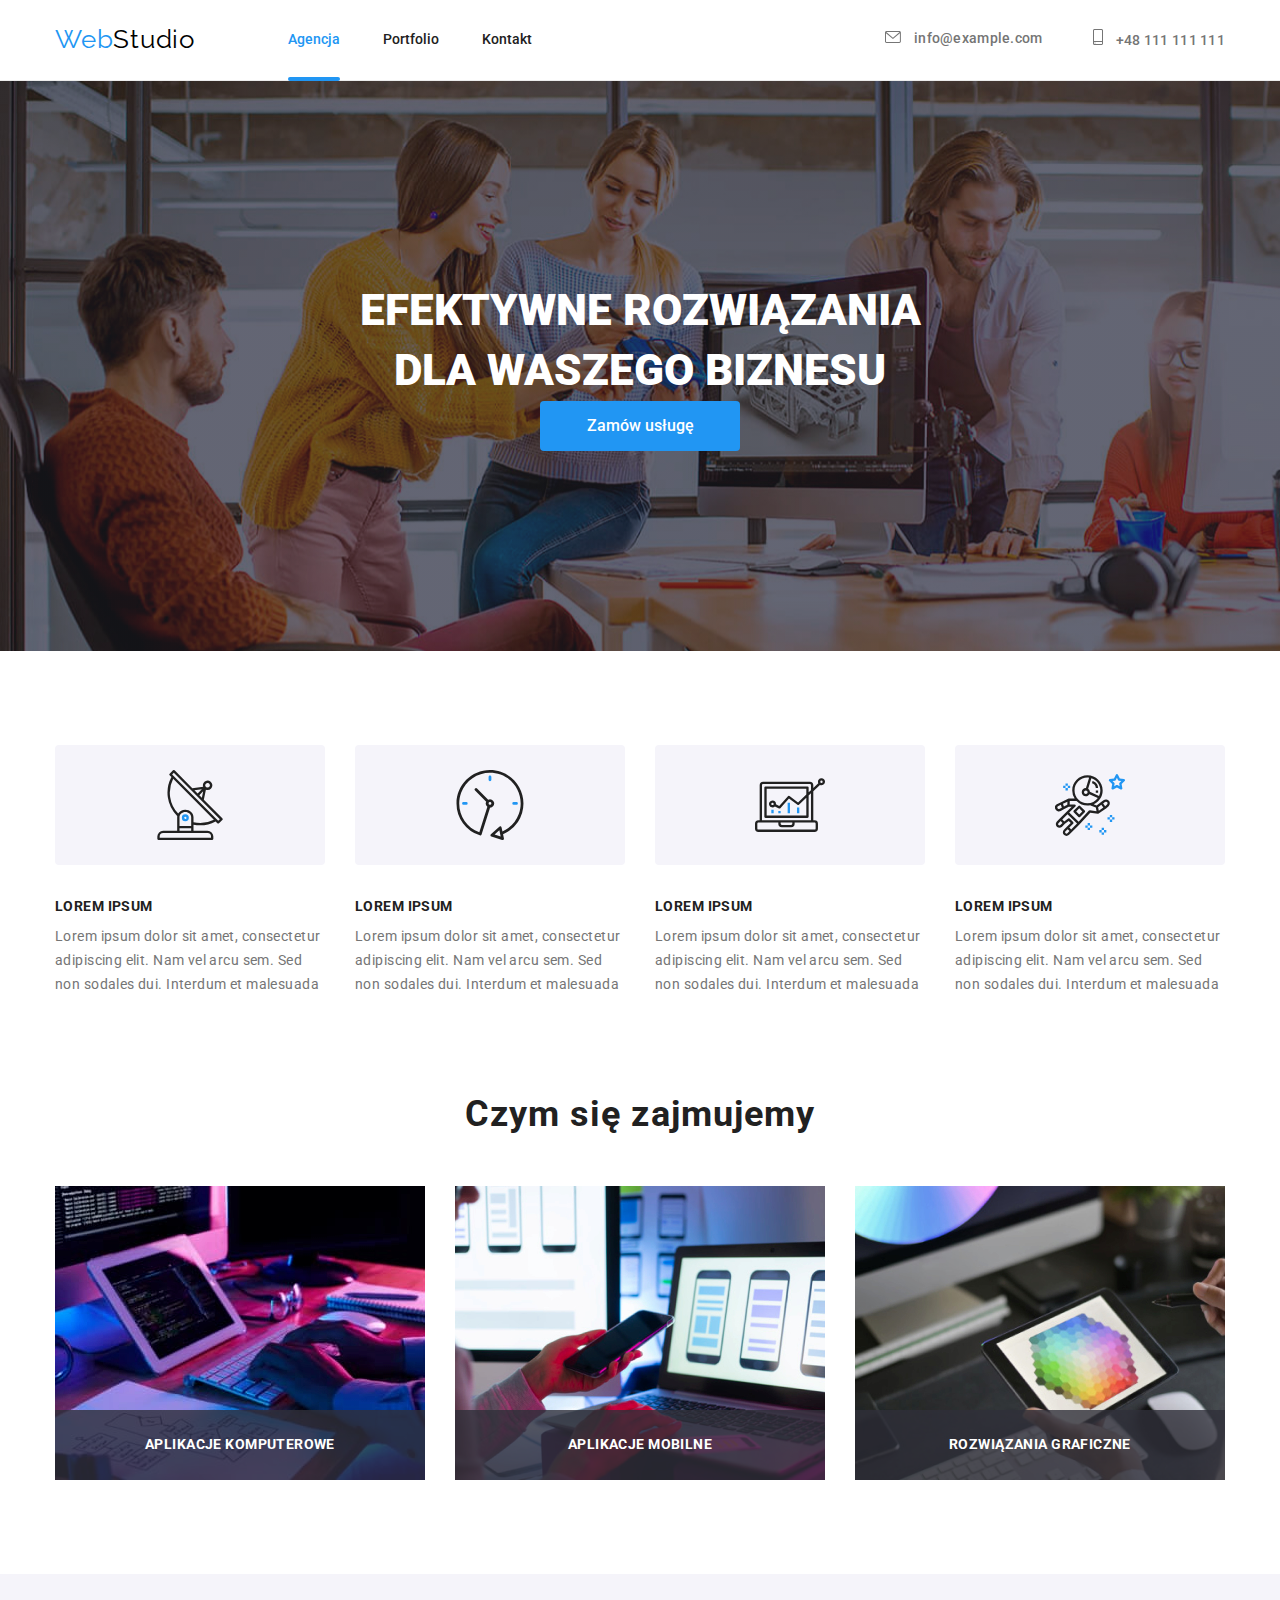
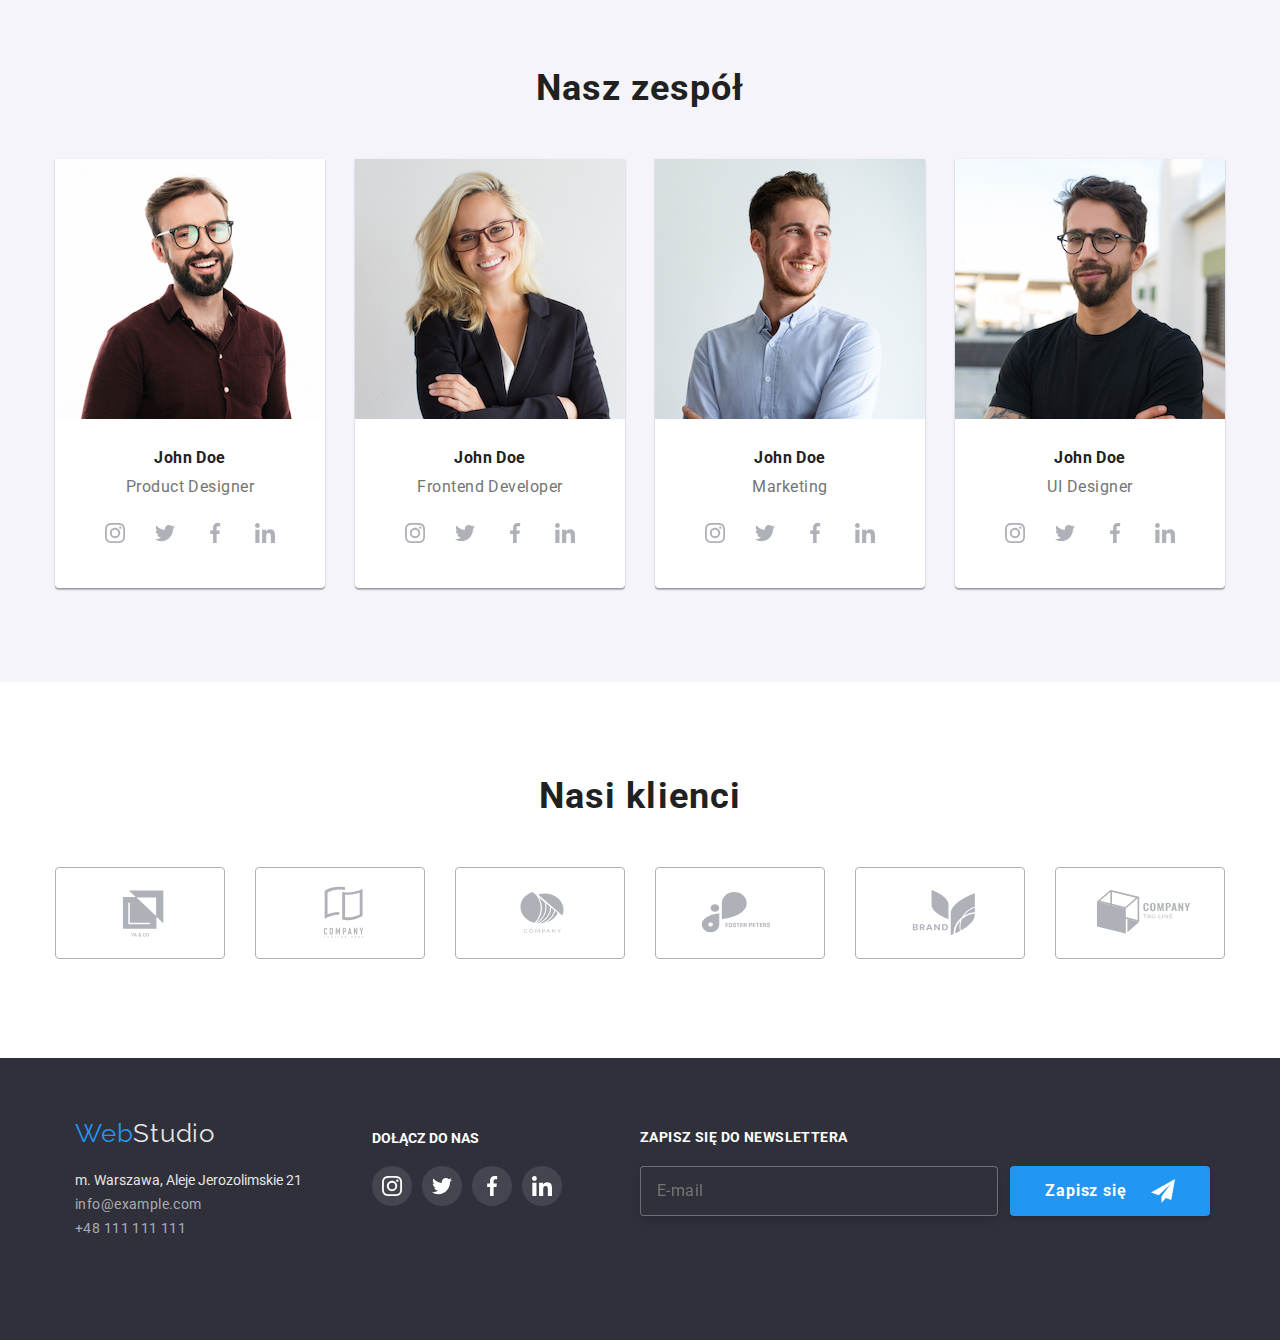
<file: index.html>
<!DOCTYPE html>
<html lang="en">
  <head>
    <meta charset="UTF-8" />
    <meta http-equiv="X-UA-Compatible" content="IE=edge" />
    <meta name="viewport" content="width=device-width, initial-scale=1.0" />
    <title>WebStudio</title>
    
    <link rel="stylesheet" href="https://cdnjs.cloudflare.com/ajax/libs/modern-normalize/1.0.0/modern-normalize.min.css"/>
    <link rel="preconnect" href="https://fonts.googleapis.com" />
    <link rel="preconnect" href="https://fonts.gstatic.com" crossorigin />
    <link
      href="https://fonts.googleapis.com/css2?family=Raleway:wght@700&family=Roboto:wght@400;500;700;900&display=swap"
      rel="stylesheet"/>

    <link href="./CSS/style.css" rel="stylesheet" />
  </head>
  <body>
    <div class="header-border">
    <header class="header container">
        <a class="logo" href="index.html">Web<span class="studio">Studio</span></a>
      <nav>
        <ul class="page-links">
          <li>
            <a class="link link-active" href="agency.html">Agencja</a>
          </li>
          <li>
            <a class="link nav-link" href="portfolio.html">Portfolio</a>
          </li>
          <li>
            <a class="link nav-link" href="contacts.html">Kontakt</a>
          </li>
        </ul>
      </nav>
      <ul class="contact">
        <li>
          <a href="mailto:info@example.com" class="contact1">
          <svg class="icon-envelope" xmlns="http://www.w3.org/2000/svg" width="16" height="12">
            <use href="./images/icons.svg#icon-envelope">
            </use>
          </svg>
          info@example.com
        </a>
        </li>
        <li>
          <a href="tel:+48111111111" class="contact2">
          <svg class="icon-smartphone" xmlns="http://www.w3.org/2000/svg" width="10" height="16">
            <use href="./images/icons.svg#icon-smartphone">
              </use>
            </svg>
            +48 111 111 111
          </a>
        </li>
      </ul>
    </header>
    </div>
    <main>
      <section class="h1background container">
        <h1 class="h1">EFEKTYWNE ROZWIĄZANIA</br> DLA WASZEGO BIZNESU</h1>
        <button type="button" class="btn-primary" data-modal-open>Zamów usługę</span>
        </button>
      </section>
      <section class="container">
        <div>
          <ul class="icon-theme">
            <li>
          <svg class="antenna" xmlns="http://www.w3.org/2000/svg">
            <use href="./images/icons.svg#icon-antenna"  width="70" height="70">
            </use>
          </svg>
          <h5 class="h5">LOREM IPSUM</h5>
            <p class="h5-description">
              Lorem ipsum dolor sit amet, consectetur
              adipiscing elit. Nam vel arcu sem. Sed
              non sodales dui. Interdum et malesuada
            </p>
        </li>
        <li>
          <svg class="clock" xmlns="http://www.w3.org/2000/svg">
            <use href="./images/icons.svg#icon-clock" width="70" height="70">
            </use>
          </svg>
          <h5 class="h5">LOREM IPSUM</h5>
            <p class="h5-description">
              Lorem ipsum dolor sit amet, consectetur
              adipiscing elit. Nam vel arcu sem. Sed
              non sodales dui. Interdum et malesuada
            </p>
        </li>
        <li>
          <svg class="diagram" xmlns="http://www.w3.org/2000/svg">
            <use href="./images/icons.svg#icon-diagram" width="70" height="70">
            </use>
          </svg>
          <h5 class="h5">LOREM IPSUM</h5>
            <p class="h5-description">
              Lorem ipsum dolor sit amet, consectetur
              adipiscing elit. Nam vel arcu sem. Sed
              non sodales dui. Interdum et malesuada
            </p>
        </li>
        <li>
          <svg class="astronaut" xmlns="http://www.w3.org/2000/svg" >
            <use href="./images/icons.svg#icon-astronaut" width="70" height="70">
            </use>
          </svg>
          <h5 class="h5">LOREM IPSUM</h5>
            <p class="h5-description">
              Lorem ipsum dolor sit amet, consectetur
              adipiscing elit. Nam vel arcu sem. Sed
              non sodales dui. Interdum et malesuada
            </p>
          </div>
        </li>
        </ul>
        </div>
      </section>
      <section class="section container">
        <h2 class="h2">Czym się zajmujemy</h2>
        <ul class="work">
          <li class="work-box">
            <img
              src="./images/img3.jpg"
              width="370"
              height="294"
              alt="Close up image programer working his desk office"
            />
            <p class="work-name-box">Aplikacje Komputerowe</p>
          </li>
          <li class="work-box">
            <img
              src="./images/img1.jpg"
              width="370"image.pngimage.pngimage.png
              height="294"
              alt="Web ui designers are developing application smartphones team creators is working interface mobile phones"
            />
            <p class="work-name-box">Aplikacje Mobilne</p>
          </li>
          <li class="work-box">
            <img
              src="./images/img2.jpg"
              width="370"
              height="294"
              alt="Creative artist web design with working colour selection graphic"
            />
            <p class="work-name-box">Rozwiązania Graficzne</p>
          </li>
        </ul>
      </section>
      <section class="team-background section ">
      <div class="container">
        <h2 class="h2-team">Nasz zespół</h2>
        <ul class="team-list">
          <li class="team-card">
            <img
              src="./images/img4.jpg"
              width="270"
              height="260"
              alt="John Doe"
            />
            <h4 class="team-card-name">John Doe</h4>
            <p class="team-card-specialty">Product Designer</p>
            <div>
              <ul class="social-list">
                <li>
                  <a href="http://instagram.com" class="social-focus" target="_blank">
              <svg class="icon-social" xmlns="http://www.w3.org/2000/svg" >
                <use href="./images/icons.svg#icon-instagram" width="20" height="20" x="10" y="10">
                </use>
                </svg>
                </a>
              </li>
              <li>
                <a href="http://twitter.com" class="social-focus" target="_blank">
                <svg class="icon-social" xmlns="http://www.w3.org/2000/svg" >
                  <use href="./images/icons.svg#icon-twitter" width="20" height="20" x="10" y="10">
                  </use>
                </svg>
                </a>
              </li>
              <li>
                <a href="http://facebook.com" class="social-focus" target="_blank">
                <svg class="icon-social" xmlns="http://www.w3.org/2000/svg" >
                    <use href="./images/icons.svg#icon-facebook" width="20" height="20" x="10" y="10">
                    </use>
                </svg>
              </a>
              </li>
              <li>
                <a href="http://linkedin.com" class="social-focus" target="_blank">
                <svg class="icon-social" xmlns="http://www.w3.org/2000/svg" >
                      <use href="./images/icons.svg#icon-linkedin" width="20" height="20" x="10" y="10">
                      </use>
                </svg>
              </a>
              </li>
              </ul>
            </div>
          </li>
          <li class="team-card">
            <img
              src="./images/img5.jpg"
              width="270"
              height="260"
              alt="John Doe"
            />
            <h4 class="team-card-name">John Doe</h4>
            <p class="team-card-specialty">Frontend Developer</p>
            <div>
              <ul class="social-list">
                <li>
                  <a href="http://instagram.com" class="social-focus" target="_blank">
              <svg class="icon-social" xmlns="http://www.w3.org/2000/svg" >
                <use href="./images/icons.svg#icon-instagram" width="20" height="20" x="10" y="10">
                </use>
                </svg>
                </a>
              </li>
              <li>
                <a href="http://twitter.com" class="social-focus" target="_blank">
                <svg class="icon-social" xmlns="http://www.w3.org/2000/svg" >
                  <use href="./images/icons.svg#icon-twitter" width="20" height="20" x="10" y="10">
                  </use>
                </svg>
                </a>
              </li>
              <li>
                <a href="http://facebook.com" class="social-focus" target="_blank">
                <svg class="icon-social" xmlns="http://www.w3.org/2000/svg" >
                    <use href="./images/icons.svg#icon-facebook" width="20" height="20" x="10" y="10">
                    </use>
                </svg>
              </a>
              </li>
              <li>
                <a href="http://linkedin.com" class="social-focus" target="_blank">
                <svg class="icon-social" xmlns="http://www.w3.org/2000/svg" >
                      <use href="./images/icons.svg#icon-linkedin" width="20" height="20" x="10" y="10">
                      </use>
                </svg>
              </a>
              </li>
              </ul>
            </div>
          </li>
          <li class="team-card">
            <img
              src="./images/img7.jpg"
              width="270"
              height="260"
              alt="John Doe"
            />
            <h4 class="team-card-name">John Doe</h4>
            <p class="team-card-specialty">Marketing</p>
            <div>
              <ul class="social-list">
                <li>
                  <a href="http://instagram.com" class="social-focus" target="_blank">
              <svg class="icon-social" xmlns="http://www.w3.org/2000/svg" >
                <use href="./images/icons.svg#icon-instagram" width="20" height="20" x="10" y="10">
                </use>
                </svg>
                </a>
              </li>
              <li>
                <a href="http://twitter.com" class="social-focus" target="_blank">
                <svg class="icon-social" xmlns="http://www.w3.org/2000/svg" >
                  <use href="./images/icons.svg#icon-twitter" width="20" height="20" x="10" y="10">
                  </use>
                </svg>
                </a>
              </li>
              <li>
                <a href="http://facebook.com" class="social-focus" target="_blank">
                <svg class="icon-social" xmlns="http://www.w3.org/2000/svg" >
                    <use href="./images/icons.svg#icon-facebook" width="20" height="20" x="10" y="10">
                    </use>
                </svg>
              </a>
              </li>
              <li>
                <a href="http://linkedin.com" class="social-focus" target="_blank">
                <svg class="icon-social" xmlns="http://www.w3.org/2000/svg" >
                      <use href="./images/icons.svg#icon-linkedin" width="20" height="20" x="10" y="10">
                      </use>
                </svg>
              </a>
              </li>
              </ul>
            </div>
          </li>
          <li class="team-card">
            <img
              src="./images/img6.jpg"
              width="270"
              height="260"
              alt="John Doe"
            />
            <h4 class="team-card-name">John Doe</h4>
            <p class="team-card-specialty">UI Designer</p>
            <div>
              <ul class="social-list">
                <li>
                  <a href="http://instagram.com" class="social-focus" target="_blank">
              <svg class="icon-social" xmlns="http://www.w3.org/2000/svg" >
                <use href="./images/icons.svg#icon-instagram" width="20" height="20" x="10" y="10">
                </use>
                </svg>
                </a>
              </li>
              <li>
                <a href="http://twitter.com" class="social-focus" target="_blank">
                <svg class="icon-social" xmlns="http://www.w3.org/2000/svg" >
                  <use href="./images/icons.svg#icon-twitter" width="20" height="20" x="10" y="10">
                  </use>
                </svg>
                </a>
              </li>
              <li>
                <a href="http://facebook.com" class="social-focus" target="_blank">
                <svg class="icon-social" xmlns="http://www.w3.org/2000/svg" >
                    <use href="./images/icons.svg#icon-facebook" width="20" height="20" x="10" y="10">
                    </use>
                </svg>
              </a>
              </li>
              <li>
                <a href="http://linkedin.com" class="social-focus" target="_blank">
                <svg class="icon-social" xmlns="http://www.w3.org/2000/svg" >
                      <use href="./images/icons.svg#icon-linkedin" width="20" height="20" x="10" y="10">
                      </use>
                </svg>
              </a>
              </li>
              </ul>
            </div>
          </li>
        </ul>
      </div>
      </section>
      <section class="section">
        <h2 class="h2">Nasi klienci</h2>
        <div class="container">
          <ul class="our-clients">
            <li>
              <a href="http://.com" class="client" target="_blank">
          <svg class="icon-logo" xmlns="http://www.w3.org/2000/svg" >
            <use href="./images/icons.svg#icon-logo" width="106" height="60.04" x="35" y="15">
            </use>
          </svg>
        </a>
        </li>
        <li>
          <a href="http://.com" class="client" target="_blank">
          <svg class="icon-logo" xmlns="http://www.w3.org/2000/svg" >
            <use href="./images/icons.svg#icon-logo-1" width="106" height="60.04" x="35" y="15">
            </use>
          </svg>
          </a>
        </li>
            <li>
              <a href="http://.com" class="client" target="_blank">
          <svg class="icon-logo" xmlns="http://www.w3.org/2000/svg" >
            <use href="./images/icons.svg#icon-logo-2" width="106" height="60.04" x="35" y="15">
            </use>
          </svg>
          </a>
        </li>
        <li>
          <a href="http://.com" class="client" target="_blank">
          <svg class="icon-logo" xmlns="http://www.w3.org/2000/svg" >
            <use href="./images/icons.svg#icon-logo-3" width="106" height="60.04" x="35" y="15">
            </use>
          </svg>
          </a>
        </li>
        <li>
          <a href="http://.com" class="client" target="_blank">
          <svg class="icon-logo" xmlns="http://www.w3.org/2000/svg" >
            <use href="./images/icons.svg#icon-logo-4" width="106" height="60.04" x="35" y="15">
            </use>
          </svg>
        </a>
        </li>
        <li>
          <a href="http://.com" class="client" target="_blank">
          <svg class="icon-logo" xmlns="http://www.w3.org/2000/svg" >
            <use href="./images/icons.svg#icon-logo-5" width="106" height="60.04" x="35" y="15">
            </use>
          </svg>
          </a>
        </li>
      </ul>
        </div>
     </div>
    </main>
    <footer class="footer">
    <div class="container">
      <div class="footer-wrap">
      <div>
        <a class="logo" href="index.html">Web<span class="studio2">Studio</span></a>
      <address class="address">m. Warszawa, Aleje Jerozolimskie 21</address>
      <ul class="footer-contact">
        <li>
          <a class="footer-mail" href="mailto:info@example.com">info@example.com</a>
        </li>
        <li>
          <a class="footer-tel" href="tel:+48111111111">+48 111 111 111</a>
        </li>
      </ul>
    </div>
    <div class="footer-social">
      <p class="join-us">DOŁĄCZ DO NAS</p>
      <ul class="social-list">
        <li>
          <a href="http://instagram.com" class="social-focus" target="_blank">
      <svg class="footer-social-media" xmlns="http://www.w3.org/2000/svg" >
        <use href="./images/icons.svg#icon-instagram" width="20" height="20" x="10" y="10">
        </use>
        </svg>
      </a>
      </li>
      <li>
        <a href="http://twitter.com" class="social-focus" target="_blank">
        <svg class="footer-social-media" xmlns="http://www.w3.org/2000/svg" >
          <use href="./images/icons.svg#icon-twitter" width="20" height="20" x="10" y="10">
          </use>
        </svg>
      </a>
      </li>
      <li>
        <a href="http://facebook.com" class="social-focus" target="_blank">
        <svg class="footer-social-media" xmlns="http://www.w3.org/2000/svg" >
            <use href="./images/icons.svg#icon-facebook" width="20" height="20" x="10" y="10">
            </use>
        </svg>
      </a>
      </li>
      <li>
        <a href="http://linkedin.com" class="social-focus" target="_blank">
        <svg class="footer-social-media" xmlns="http://www.w3.org/2000/svg" >
              <use href="./images/icons.svg#icon-linkedin" width="20" height="20" x="10" y="10">
              </use>
        </svg>
      </a>
      </li>
      </ul>
      </div>
      <div class="newsletter">
        <h5 class="socials-headline-footer">ZAPISZ SIĘ DO NEWSLETTERA</h5>
        <form class="newsletter-form">
          <label for="user_email"></label>
          <input
            class="input-mail"
            type="email"
            name="email"
            id="user_email"
            placeholder="E-mail"
          />
          <button class="newsletter-button" type="submit">
            <span class="newsletter-button-text">Zapisz się</span>
            <svg class="icon-send" width="24" height="24">
              <use href="./images/icons.svg#icon-send"></use>
            </svg>
          </button>
        </form>
      </div>
    </div>
    </footer>
    <div class="backdrop is-hidden" data-modal>
      <div class="modal">
        <button type="button" class="close-btn" data-modal-close>X</button>
        <h3 class="modal-form-headline">
          Zostaw swoje dane w formularzu poniżej
        </h3>
        <form class="modal-form">
        <label class="form-label" for="user_name">Imię
        <input
          class="modal-form-input"
          type="name"
          name="name"
          id="user_name"/>
        <svg class="icon-form" width="18" height="18">
          <use href="./images/icons.svg#icon-person"></use>
        </svg>
        </label>
        <label class="form-label" for="user_phone">Telefon
        <input
          class="modal-form-input"
          type="phone"
          name="phone"
          id="user_phone"/>
        <svg class="icon-form" width="18" height="18">
          <use href="./images/icons.svg#icon-phone"></use>
        </svg>
      </label>
        <label class="form-label" for="user_email">Email
        <input
          class="modal-form-input"
          type="email"
          name="email"
          id="user_email"/>
        <svg class="icon-form" width="18" height="18">
          <use href="./images/icons.svg#icon-contact-envelope"></use>
        </svg>
        </label>
        <label class="form-label" for="user_comment">Komentarz</label>
        <textarea class="modal-form-comment" placeholder="Wprowadź tekst"></textarea>
        <label class="terms-checkbox">
          <input type="checkbox" />
          <svg class="icon-check" width="16" height="15">
          <use href="./images/icons.svg#icon-check"></use>
        </svg>
          <span class="checkmark"></span>Oświadczam iż akceptuję <a href="" class="terms-link">Regulamin</a> i
          <a href="" class="terms-link">Politykę Prywatności.</a>
        </label>
        <label>
        <button class="checkbox-button" type="submit">Wyśij</button>
        </label>
        </form>
        </div>
      </div>
    </div>
    <script src="./js/modal.js"></script>
  </body>
</html>
</file>
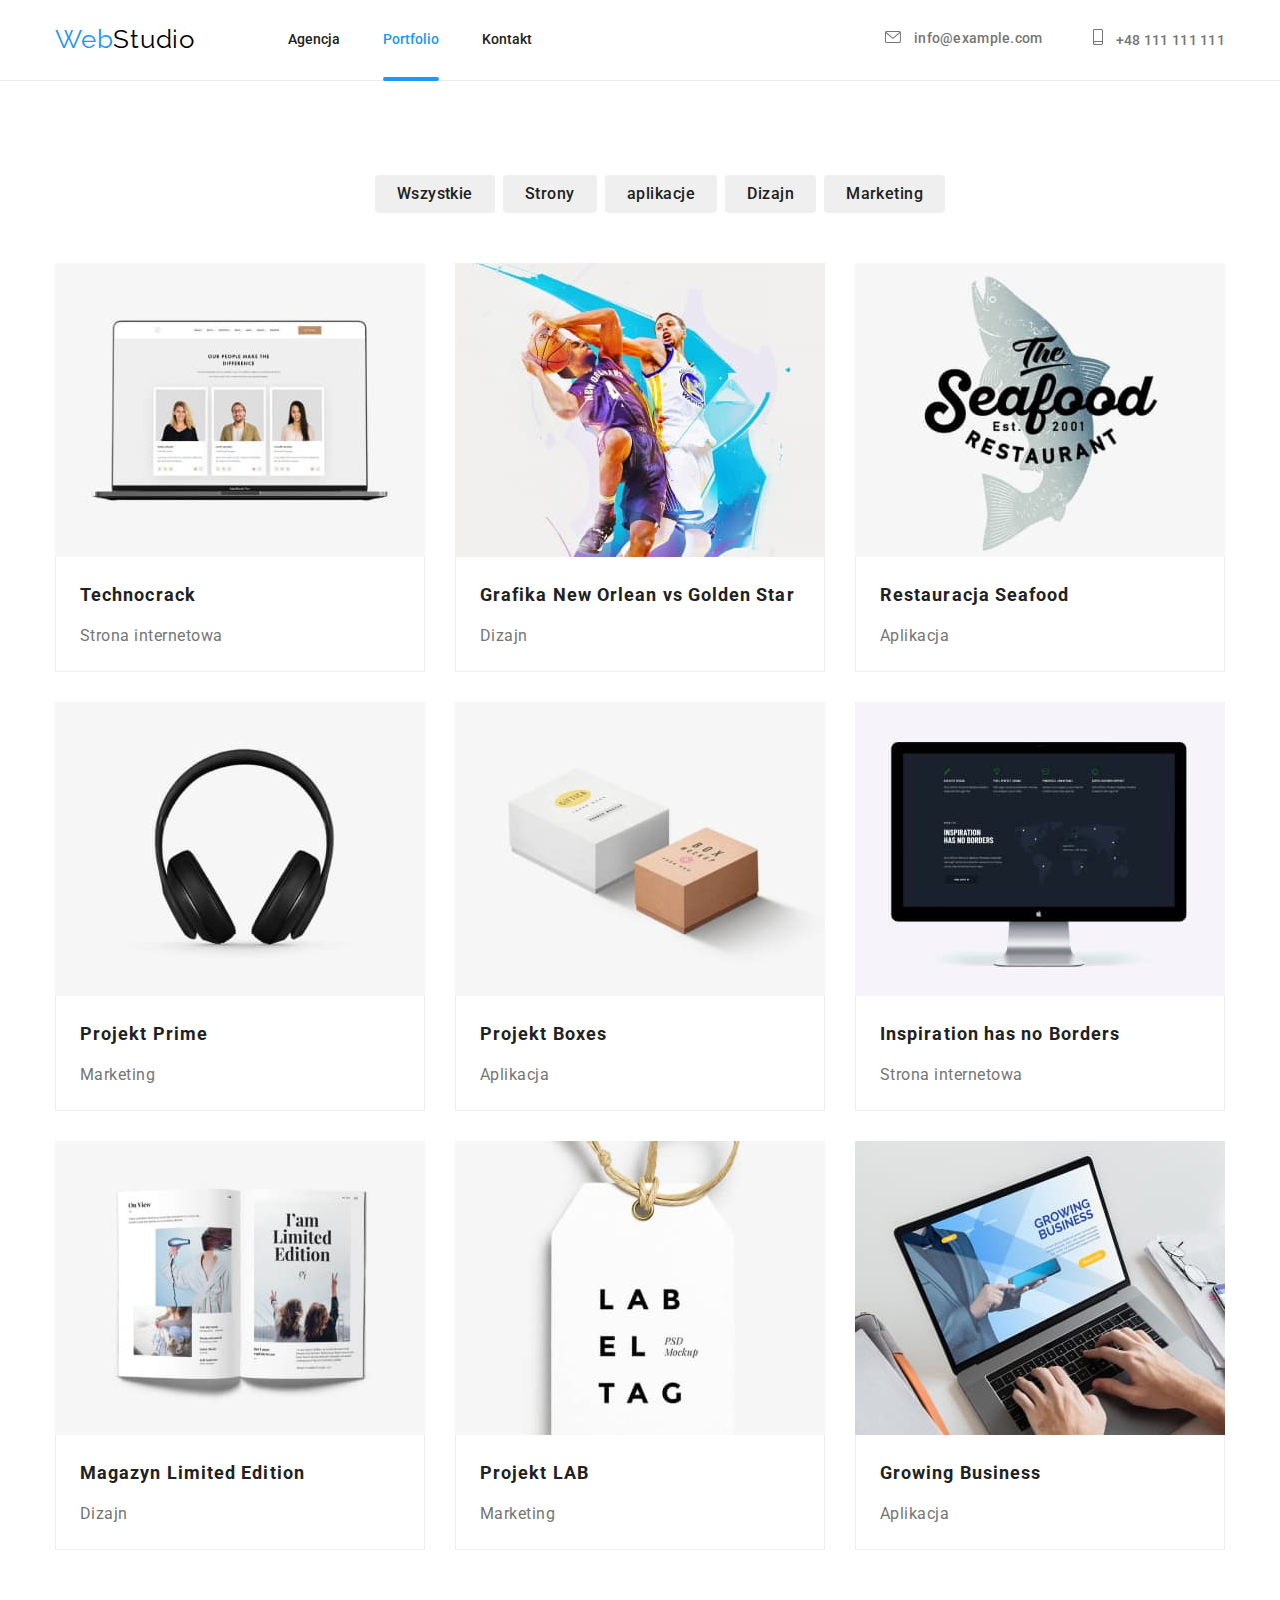
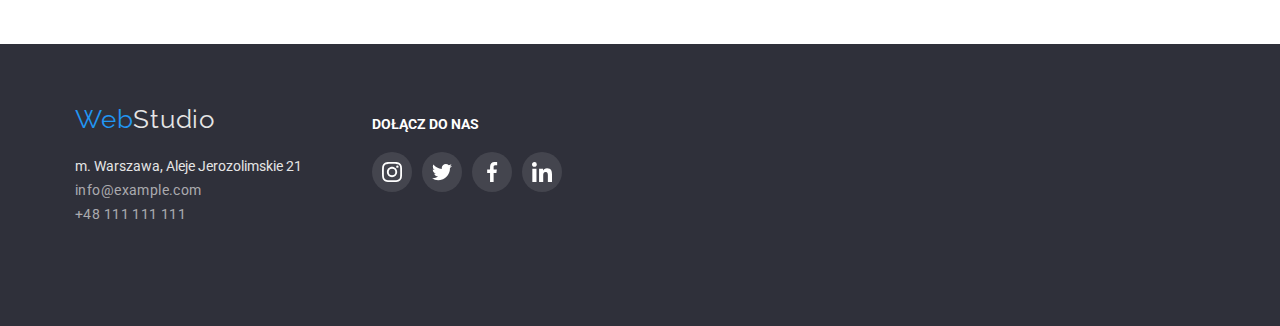
<file: portfolio.html>
<!DOCTYPE html>
<html lang="en">
  <head>
    <meta charset="UTF-8" />
    <meta http-equiv="X-UA-Compatible" content="IE=edge" />
    <meta name="viewport" content="width=device-width, initial-scale=1.0" />
    <title>Portfolio</title>
    
    <link rel="stylesheet" href="https://cdnjs.cloudflare.com/ajax/libs/modern-normalize/1.0.0/modern-normalize.min.css"/>
    <link rel="preconnect" href="https://fonts.googleapis.com" />
    <link rel="preconnect" href="https://fonts.gstatic.com" crossorigin />
    <link
      href="https://fonts.googleapis.com/css2?family=Raleway:wght@700&family=Roboto:wght@400;500;700;900&display=swap"
      rel="stylesheet"/>
  
    <link href="./CSS/style.css" rel="stylesheet" />
  </head>
  <body>
    <div class="header-border">
      <header class="header container">
        <a class="logo" href="index.html">Web<span class="studio">Studio</span></a>
      <nav>
        <ul class="page-links">
          <li>
            <a class="link" href="agency.html">Agencja</a>
          </li>
          <li>
            <a class="link link-active" href="portfolio.html">Portfolio</a>
          </li>
          <li>
            <a class="link" href="contacts.html">Kontakt</a>
          </li>
        </ul>
      </nav>
      <ul class="contact">
        <li>
          <a class="contact1" href="mailto:info@example.com">
          <svg class="icon-envelope" xmlns="http://www.w3.org/2000/svg" width="16" height="12">
            <use href="./images/icons.svg#icon-envelope">
            </use>
          </svg>
          info@example.com
        </a>
        </li>
        <li>
          <a class="contact2" href="tel:+48111111111">
          <svg class="icon-smartphone" xmlns="http://www.w3.org/2000/svg" width="10" height="16">
            <use href="./images/icons.svg#icon-smartphone">
              </use>
            </svg>
            +48 111 111 111
          </a>
        </li>
      </ul>
    </header>
    </div>
    <main>
        <section>
          <ul class="filter-buttons">
            <li><button type="button" class="btn btn-secondary">Wszystkie</li>
            <li><button type="button" class="btn btn-secondary">Strony</li>
            <li><button type="button" class="btn btn-secondary">aplikacje</li>
            <li><button type="button" class="btn btn-secondary">Dizajn</li>
            <li><button type="button" class="btn btn-secondary">Marketing</li>
          </ul>
          </section>
          <section>
            <div class="container">
            <ul class="product">
                <li class="product-card">
                  <div class="hidden-window">
                  <img src="./images/portfolio-img-1.jpg"
                    width="370" 
                    height="294"
                    alt="notebook"
                    />
                    <div class="overlay">
                      <p>
                        Technocrack jest popularną platformą wykorzystywaną do rozpowszechniania koronawirusa.
                        Firmy wykorzystują tę platformę do celów szpiegowskich i ataków na niezabezpieczone serwery konkurencji
                      </p>
                    </div>
                  </div>
                    <h4 class="product-card-header">Technocrack</h4>
                    <p class="product-card-description">Strona internetowa</p>
                  </li>
                      <li class="product-card">
                        <div class="hidden-window">
                        <img src="./images/portfolio-img-2.jpg"
                    width="370"
                    height="294"
                    alt="two basketball players"
                    />
                    <div class="overlay">
                      <p>
                        Technocrack jest popularną platformą wykorzystywaną do rozpowszechniania koronawirusa.
                        Firmy wykorzystują tę platformę do celów szpiegowskich i ataków na niezabezpieczone serwery konkurencji
                      </p>
                    </div>
                  </div>
                    <h4 class="product-card-header">Grafika New Orlean vs Golden Star</h4>
                    <p class="product-card-description">Dizajn</p>
                        </li>
                      <li class="product-card">
                        <div class="hidden-window">
                        <img src="./images/portfolio-img-3.jpg"
                    width="370"
                    height="294"
                    alt="restaurant logo"
                    />
                    <div class="overlay">
                      <p>
                        Technocrack jest popularną platformą wykorzystywaną do rozpowszechniania koronawirusa.
                        Firmy wykorzystują tę platformę do celów szpiegowskich i ataków na niezabezpieczone serwery konkurencji
                      </p>
                    </div>
                  </div>
                    <h4 class="product-card-header">Restauracja Seafood</h4>
                    <p class="product-card-description">Aplikacja</p>
                  </li>
                      <li class="product-card">
                        <div class="hidden-window">
                        <img src="./images/portfolio-img-4.jpg"
                    width="370"
                    height="294"
                    alt="black headphones"
                    />
                    <div class="overlay">
                      <p>
                        Technocrack jest popularną platformą wykorzystywaną do rozpowszechniania koronawirusa.
                        Firmy wykorzystują tę platformę do celów szpiegowskich i ataków na niezabezpieczone serwery konkurencji
                      </p>
                    </div>
                  </div>
                        <h4 class="product-card-header">Projekt Prime</h4>
                        <p class="product-card-description">Marketing</p>
                      </li>
                      <li class="product-card">
                        <div class="hidden-window">
                        <img src="./images/portfolio-img-5.jpg"
                    width="370"
                    height="294"
                    alt="Two boxes next to each other, one white, the other gray"
                    />
                    <div class="overlay">
                      <p>
                        Technocrack jest popularną platformą wykorzystywaną do rozpowszechniania koronawirusa.
                        Firmy wykorzystują tę platformę do celów szpiegowskich i ataków na niezabezpieczone serwery konkurencji
                      </p>
                    </div>
                  </div>
                    <h4 class="product-card-header">Projekt Boxes</h4>
                    <p class="product-card-description">Aplikacja</p>
                  </li>
                      <li class="product-card">
                        <div class="hidden-window">
                        <img src="./images/portfolio-img-6.jpg"
                    width="370"
                    height="294"
                    alt="Computer monitor"
                    />
                    <div class="overlay">
                      <p>
                        Technocrack jest popularną platformą wykorzystywaną do rozpowszechniania koronawirusa.
                        Firmy wykorzystują tę platformę do celów szpiegowskich i ataków na niezabezpieczone serwery konkurencji
                      </p>
                    </div>
                  </div>
                        <h4 class="product-card-header">Inspiration has no Borders</h4>
                        <p class="product-card-description">Strona internetowa</p>
                      </li>
                      <li class="product-card">
                        <div class="hidden-window">
                        <img src="./images/portfolio-img-7.jpg"
                    width="370"
                    height="294"
                    alt="Open colorful newspaper"
                    />
                    <div class="overlay">
                      <p>
                        Technocrack jest popularną platformą wykorzystywaną do rozpowszechniania koronawirusa.
                        Firmy wykorzystują tę platformę do celów szpiegowskich i ataków na niezabezpieczone serwery konkurencji
                      </p>
                    </div>
                  </div>
                        <h4 class="product-card-header">Magazyn Limited Edition</h4>
                        <p class="product-card-description">Dizajn</p>
                      </li>
                      <li class="product-card">
                        <div class="hidden-window">
                        <img src="./images/portfolio-img-8.jpg"
                    width="370"
                    height="294"
                    alt="White pendant with black inscription"
                    />
                    <div class="overlay">
                      <p>
                        Technocrack jest popularną platformą wykorzystywaną do rozpowszechniania koronawirusa.
                        Firmy wykorzystują tę platformę do celów szpiegowskich i ataków na niezabezpieczone serwery konkurencji
                      </p>
                    </div>
                  </div>
                        <h4 class="product-card-header">Projekt LAB</h4>
                        <p class="product-card-description">Marketing</p>
                      </li>
                      <li class="product-card">
                        <div class="hidden-window">
                        <img src="./images/portfolio-img-9.jpg"
                    width="370"
                    height="294"
                    alt="Man working on laptop"
                    />
                    <div class="overlay">
                      <p>
                        Technocrack jest popularną platformą wykorzystywaną do rozpowszechniania koronawirusa.
                        Firmy wykorzystują tę platformę do celów szpiegowskich i ataków na niezabezpieczone serwery konkurencji
                      </p>
                    </div>
                  </div>
                        <h4 class="product-card-header">Growing Business</h4>
                        <p class="product-card-description">Aplikacja</p>
                      </li>
                    </ul>
                  </div>
                  </section>
                </main>
                <footer class="footer">
                  <div class="container">
                    <div class="footer-wrap">
                    <div>
                      <a class="logo" href="index.html">Web<span class="studio2">Studio</span></a>
                    <address class="address">m. Warszawa, Aleje Jerozolimskie 21</address>
                    <ul class="footer-contact">
                      <li>
                        <a class="footer-mail" href="mailto:info@example.com">info@example.com</a>
                      </li>
                      <li>
                        <a class="footer-tel" href="tel:+48111111111">+48 111 111 111</a>
                      </li>
                    </ul>
                  </div>
                  <div class="footer-social">
                    <p class="join-us">DOŁĄCZ DO NAS</p>
                    <ul class="social-list">
                      <li>
                        <a href="http://instagram.com" class="social-focus" target="_blank">
                    <svg class="footer-social-media" xmlns="http://www.w3.org/2000/svg" >
                      <use href="./images/icons.svg#icon-instagram" width="20" height="20" x="10" y="10">
                      </use>
                      </svg>
                    </a>
                    </li>
                    <li>
                      <a href="http://twitter.com" class="social-focus" target="_blank">
                      <svg class="footer-social-media" xmlns="http://www.w3.org/2000/svg" >
                        <use href="./images/icons.svg#icon-twitter" width="20" height="20" x="10" y="10">
                        </use>
                      </svg>
                    </a>
                    </li>
                    <li>
                      <a href="http://facebook.com" class="social-focus" target="_blank">
                      <svg class="footer-social-media" xmlns="http://www.w3.org/2000/svg" >
                          <use href="./images/icons.svg#icon-facebook" width="20" height="20" x="10" y="10">
                          </use>
                      </svg>
                    </a>
                    </li>
                    <li>
                      <a href="http://linkedin.com" class="social-focus" target="_blank">
                      <svg class="footer-social-media" xmlns="http://www.w3.org/2000/svg" >
                            <use href="./images/icons.svg#icon-linkedin" width="20" height="20" x="10" y="10">
                            </use>
                      </svg>
                    </a>
                    </li>
                    </div>
                  </div>
                </div>
                  </footer>
  </body>
</html>
</file>
<file: CSS/style.css>
:root {
  --logo-color1: #2196f3;
  --logo-color2: #000000;
  --hover-color: #2196f3;
  --link-color: #212121;
  --contact-color: #757575;
  --h1-color: #ffffff;
  --background-color: #2f303a;
  --title-color: #212121;
  --text-color: #757575;
  --button-shadow: #f5f4fa;
  --footer-logo: #ffffff99;
  --body-background-color: #e5e5e5;
  --contact-icon-color: #757575;
  --media-icon-fill: #afb1b8;
}

body {
  background-color: var(--h1-color);
  display: block;
  font-family: "Roboto", "Raleway";
}

ul,
p,
h1,
h2,
h3,
h4,
h5 {
  margin: 0px;
  padding: 0px;
}

.section {
  padding: 94px 0 94px 0;
}

.header-border {
  border-bottom: 1px solid #ececec;
}

.header {
  display: flex;
  flex-direction: row;
  align-items: center;
  gap: 93px;
  padding: 24px 0 25px 0;
}

.people-background {
  display: block;
}

.page-links {
  display: flex;
  flex-direction: row;
  gap: 43px;
}

.container {
  width: 1200px;
  margin: 0 auto;
  padding-left: 15px;
  padding-right: 15px;
}

.h1background {
  text-align: center;
  padding: 200px;
  max-width: 1600px;
  width: 100%;
  height: 600px;
  height: auto;
  background-image: linear-gradient(
      rgba(47, 48, 58, 0.4),
      rgba(47, 48, 58, 0.4)
    ),
    url("../images/img.jpg");
}

.icon-envelope {
  margin: 0 10px 0 0;
  fill: var(--contact-icon-color);
  transition: fill 250ms cubic-bezier(0.4, 0, 0.2, 1);
}

.icon-smartphone {
  margin: 0 10px 0 0;
  fill: var(--contact-icon-color);
  transition: fill 250ms cubic-bezier(0.4, 0, 0.2, 1);
}

.icon-theme {
  margin-top: 94px;
  display: flex;
  justify-content: space-between;
  list-style: none;
}

.antenna {
  background: #f5f4fa;
  border-radius: 4px;
  width: 270px;
  height: 120px;
  padding: 25px 100px 25px 100px;
}

.clock {
  width: 270px;
  height: 120px;
  background: #f5f4fa;
  border-radius: 4px;
  padding: 25px 100px 25px 100px;
}

.diagram {
  width: 270px;
  height: 120px;
  background: #f5f4fa;
  border-radius: 4px;
  padding: 25px 100px 25px 100px;
}

.astronaut {
  width: 270px;
  height: 120px;
  background: #f5f4fa;
  border-radius: 4px;
  padding: 25px 100px 25px 100px;
}

.social-focus:focus .icon-social {
  fill: var(--h1-color);
  background-color: var(--hover-color);
}

.social-focus:focus .footer-social-media {
  background-color: var(--hover-color);
}

.social-focus:focus {
  outline: none;
}

.icon-social {
  border-radius: 50%;
  width: 40px;
  height: 40px;
  fill: var(--media-icon-fill);
  transition: background-color 250ms cubic-bezier(0.4, 0, 0.2, 1),
    fill 250ms cubic-bezier(0.4, 0, 0.2, 1);
}

.icon-social:hover {
  fill: var(--h1-color);
  background-color: var(--hover-color);
  border-radius: 50%;
}

.social-list {
  list-style: none;
  display: flex;
  flex-direction: row;
  justify-content: center;
  gap: 10px;
  margin-bottom: 30px;
}

.logo {
  box-sizing: border-box;
  text-decoration: none;
  font-family: "Raleway";
  font-size: 26px;
  line-height: 1.19;
  letter-spacing: 0.03em;
  color: var(--logo-color1);
}

.h1 {
  font-weight: 900;
  font-size: 44px;
  line-height: 1.36;
  color: var(--h1-color);
}

.logo .studio {
  color: var(--logo-color2);
}

.studio2 {
  text-decoration: none;
  font-family: "Raleway";
  font-size: 26px;
  line-height: 1.19;
  letter-spacing: 0.03em;
  color: var(--body-background-color);
}

.link {
  position: relative;
  text-decoration: none;
  list-style: none;
  color: var(--link-color);
  font-weight: 500;
  font-size: 14px;
  line-height: 1.14;
  transition: color 250ms cubic-bezier(0.4, 0, 0.2, 1);
}

.header .page-links {
  list-style: none;
  display: flex;
}

.link:hover {
  color: var(--logo-color1);
}

.link:focus {
  color: var(--logo-color1);
  outline: none;
}

.link-active {
  position: relative;
  color: var(--hover-color);
}

.link-active::after {
  position: absolute;
  background-color: var(--hover-color);
  border-radius: 2px;
  content: "";
  width: 100%;
  height: 4px;
  display: block;
  top: 46px;
}

.nav-link:after {
  position: absolute;
  background-color: transparent;
  transition: background-color 0.25s cubic-bezier(0.4, 0, 0.2, 1);
  border-radius: 2px;
  content: "";
  width: 100%;
  height: 4px;
  display: block;
  transform: translateY(700%);
}

.nav-link:hover::after,
.nav-link:focus::after {
  background-color: var(--hover-color);
}

.contact1 {
  text-decoration: none;
  font-weight: 500;
  font-size: 14px;
  line-height: 1.14;
  letter-spacing: 0.02em;
  color: var(--contact-color);
  transition: color 250ms cubic-bezier(0.4, 0, 0.2, 1);
}

.contact1:hover .icon-envelope {
  fill: var(--hover-color);
}

.contact1:hover {
  color: var(--hover-color);
}

.contact1:focus {
  color: var(--logo-color1);
  fill: var(--hover-color);
  outline: none;
}

.contact1:focus .icon-envelope {
  fill: var(--hover-color);
}

.contact2 {
  font-weight: 500;
  font-size: 14px;
  line-height: 1.14;
  letter-spacing: 0.02em;
  color: var(--contact-color);
  text-decoration: none;
  transition: color 250ms cubic-bezier(0.4, 0, 0.2, 1);
}

.contact2:hover {
  color: var(--hover-color);
}

.contact2:hover .icon-smartphone {
  fill: var(--hover-color);
}

.contact2:focus {
  color: var(--logo-color1);
  fill: var(--hover-color);
  outline: none;
}

.contact2:focus .icon-smartphone {
  fill: var(--hover-color);
}

.footer-mail {
  margin: 9px 0 0 0;
  font-size: 14px;
  line-height: 1.71;
  letter-spacing: 0.03em;
  color: var(--footer-logo);
  text-decoration: none;
  transition: color 250ms cubic-bezier(0.4, 0, 0.2, 1);
}

.contact {
  display: flex;
  list-style: none;
  flex-direction: row;
  gap: 50px;
  margin-left: auto;
}

.footer-mail:hover {
  color: var(--hover-color);
}

.footer-mail:focus {
  color: var(--logo-color1);
  outline: none;
}

.footer-tel {
  margin: 9px 0 0 0;
  font-family: "Roboto";
  font-style: normal;
  font-weight: 400;
  font-size: 14px;
  line-height: 1.71;
  letter-spacing: 0.03em;
  text-decoration: none;
  color: var(--footer-logo);
  transition: color 250ms cubic-bezier(0.4, 0, 0.2, 1);
}

.footer-tel:hover {
  color: var(--hover-color);
}

.footer-tel:focus {
  color: var(--logo-color1);
  outline: none;
}

h5 {
  margin: 30px 0 10px 0;
  color: var(--title-color);
  font-size: 14px;
  line-height: 1.14;
  letter-spacing: 0.03em;
}

.h5-description {
  width: 270px;
  height: 75px;
  font-size: 14px;
  line-height: 1.71;
  letter-spacing: 0.03em;
  color: var(--text-color);
}

.product-card-header {
  padding: 20px 24px 4px 24px;
  font-size: 18px;
  line-height: 2;
  letter-spacing: 0.06em;
  color: var(--title-color);
  border-left: 1px solid #eeeeee;
  border-right: 1px solid #eeeeee;
}

img {
  display: block;
}

.product-card-description {
  border-spacing: 50px;
  padding: 4px 24px 20px 24px;
  font-size: 16px;
  line-height: 1.88;
  letter-spacing: 0.03em;
  color: var(--text-color);
  border-left: 1px solid #eeeeee;
  border-right: 1px solid #eeeeee;
  border-bottom: 1px solid #eeeeee;
}

.h2 {
  text-align: center;
  padding: 0px;
  margin: 0 0 50px 0;
  font-size: 36px;
  line-height: 1.16;
  letter-spacing: 0.03em;
  color: var(--title-color);
}

.h2-team {
  text-align: center;
  margin: 0px 0 50px 0;
  font-size: 36px;
  line-height: 1.16;
  letter-spacing: 0.03em;
  color: var(--title-color);
  background-color: #f5f4fa;
}

.work {
  list-style: none;
  display: flex;
  flex-direction: row;
  justify-content: space-between;
}

.team-card {
  background: #ffffff;
  box-shadow: 0px 1px 3px rgba(0, 0, 0, 0.12), 0px 1px 1px rgba(0, 0, 0, 0.14),
    0px 2px 1px rgba(0, 0, 0, 0.2);
  border-radius: 0px 0px 4px 4px;
}

.team-list {
  display: flex;
  flex-direction: row;
  list-style: none;
  justify-content: space-between;
}

.team-background {
  background-color: var(--button-shadow);
  padding: 94px 0;
}

.team-card-name {
  margin: 30px 0 10px 0;
  background-color: #ffffff;
  text-align: center;
  font-size: 16px;
  line-height: 1.18;
  letter-spacing: 0.03em;
  color: var(--title-color);
}

.team-card-specialty {
  margin: 0 0 16px 0;
  text-align: center;
  font-size: 16px;
  line-height: 1.18;
  letter-spacing: 0.03em;
  color: var(--contact-color);
}

.btn-primary {
  font-family: "Roboto";
  font-style: normal;
  font-weight: 500;
  font-size: 16px;
  line-height: 1.62;
  color: var(--h1-color);
  cursor: pointer;
  width: 200px;
  height: 50px;
  background: var(--hover-color);
  box-shadow: var(var(--hover-color));
  border-radius: 4px;
  border-style: none;
}

.btn-secondary {
  color: var(--link-color);
  font-family: "Roboto";
  font-style: normal;
  font-weight: 500;
  font-size: 16px;
  line-height: 1.62;
  text-align: center;
  letter-spacing: 0.03em;
  padding: 6px 22px;
  cursor: pointer;
  border-style: none;
  border-radius: 4px;
  transition: color 250ms cubic-bezier(0.4, 0, 0.2, 1),
    background-color 250ms cubic-bezier(0.4, 0, 0.2, 1),
    box-shadow 250ms cubic-bezier(0.4, 0, 0.2, 1);
}

.btn-secondary:hover,
.btn-secondary:focus {
  background-color: var(--hover-color);
  color: var(--h1-color);
  box-shadow: 0px 3px 1px rgba(0, 0, 0, 0.1), 0px 1px 2px rgba(0, 0, 0, 0.08),
    0px 2px 2px rgba(0, 0, 0, 0.12);
  outline: none;
}

.filter-buttons {
  padding: 94px 0 0 0;
  gap: 8px;
  justify-content: center;
  display: flex;
  list-style: none;
  padding-inline-start: 40px;
}

.product {
  gap: 30px;
  box-sizing: border-box;
  margin: 50px 0 94px 0;
  list-style: none;
  display: flex;
  justify-content: center;
  flex-wrap: wrap;
}

.product-card:hover {
  box-shadow: 0px 1px 1px rgba(0, 0, 0, 0.12), 0px 4px 4px rgba(0, 0, 0, 0.06),
    1px 4px 6px rgba(0, 0, 0, 0.16);
}

.product-card {
  transition: box-shadow 250ms cubic-bezier(0.4, 0, 0.2, 1);
}

.footer {
  padding: 60px;
  background: var(--background-color);
}

.footer-contact {
  padding-inline-start: 0px;
  text-align: left;
  list-style: none;
}

.footer-wrap {
  display: flex;
}

.footer-social {
  display: block;
  margin: 12px 0 40px 70px;
}

.footer-social-media {
  background-color: #ffffff1a;
  border-radius: 50%;
  width: 40px;
  height: 40px;
  fill: var(--h1-color);
  margin-right: 10px;
  transition: background-color 250ms cubic-bezier(0.4, 0, 0.2, 1);
}

.footer-social-media:nth-last-child(1) {
  margin-right: 0;
}

.footer-social-media:hover {
  background-color: var(--hover-color);
  border-radius: 50%;
}

.join-us {
  margin-bottom: 20px;
  font-weight: 700;
  font-size: 14px;
  line-height: 16px;
  color: var(--h1-color);
}

.icon-logo {
  width: 170px;
  height: 92px;
  fill: var(--media-icon-fill);
  border: 1px solid #afb1b8;
  border-radius: 4px;
  transition: fill 250ms cubic-bezier(0.4, 0, 0.2, 1),
    border 250ms cubic-bezier(0.4, 0, 0.2, 1);
}

.icon-logo:hover {
  fill: var(--hover-color);
  border: 1px solid #2196f3;
  border-radius: 4px;
}

.client:focus .icon-logo {
  fill: var(--hover-color);
  border: 1px solid #2196f3;
  border-radius: 4px;
}

.client:focus {
  outline: none;
}

.our-clients {
  display: flex;
  justify-content: space-between;
  list-style: none;
}

.footer address {
  font-style: normal;
  margin-top: 20px;
  font-weight: 400;
  font-size: 14px;
  line-height: 1.71;
  color: var(--body-background-color);
}

.hidden-window {
  position: relative;
  overflow: hidden;
}

.overlay {
  position: absolute;
  top: 0;
  left: 0;
  width: 100%;
  height: 294px;
  background-color: rgba(33, 150, 243, 0.9);
  transform: translateY(100%);
  transition: 250ms cubic-bezier(0.4, 0, 0.2, 1);
  transition-property: transform;
  align-items: center;
  display: flex;
}

.overlay > p {
  color: rgba(255, 255, 255, 1);
  font-size: 18px;
  font-weight: 400;
  line-height: 28px;
  letter-spacing: 0.03em;
  text-align: left;
  padding: 49px 45px 49px 25px;
}

li:hover .overlay {
  transform: translateY(0);
}

.work-box {
  position: relative;
}

.work-name-box {
  display: block;
  position: absolute;
  bottom: 0;
  left: 0;
  font-weight: 700;
  font-size: 14px;
  line-height: 1.14;
  text-align: center;
  letter-spacing: 0.03em;
  text-transform: uppercase;
  color: var(--h1-color);
  padding: 27px 0;
  width: 370px;
  height: 70px;
  background: rgba(47, 48, 58, 0.8);
}

.newsletter {
  margin-left: 78px;
}

.newsletter-form {
  display: flex;
}

.socials-headline-footer {
  font-family: "Roboto";
  font-style: normal;
  font-weight: 700;
  color: var(--h1-color);
  margin-bottom: 20px;
  margin-top: 12px;
}

.newsletter-button {
  box-shadow: 0px 4px 4px rgba(0, 0, 0, 0.15);
  border-radius: 4px;
  border-style: none;
  background-color: var(--hover-color);
  color: var(--h1-color);
  width: 200px;
  height: 50px;
  display: flex;
  align-items: center;
  justify-content: center;
  gap: 24px;
  cursor: pointer;
}

.newsletter-button-text {
  font-family: "Roboto";
  font-style: normal;
  font-weight: 700;
  font-size: 16px;
  line-height: 1.875em;
  text-align: center;
  letter-spacing: 0.06em;
}

.input-mail {
  margin-right: 12px;
  border: 1px solid rgba(255, 255, 255, 0.3);
  filter: drop-shadow(0px 4px 4px rgba(0, 0, 0, 0.15));
  border-radius: 4px;
  background-color: var(--background-color);
  width: 358px;
  height: 50px;
  padding-left: 16px;
  line-height: 1.25em;
  letter-spacing: 0.03em;
  color: rgba(255, 255, 255, 0.6);
}

.modal {
  position: absolute;
  opacity: 1;
  top: 50%;
  left: 50%;
  max-width: 528px;
  max-height: 581px;
  background: #ffffff;
  box-shadow: 0px 1px 3px rgba(0, 0, 0, 0.12), 0px 1px 1px rgba(0, 0, 0, 0.14),
    0px 2px 1px rgba(0, 0, 0, 0.2);
  border-radius: 4px;
  width: 100%;
  height: 100%;
  transform: translate(-50%, -50%);
  width: 528px;
  min-height: 581px;
  display: block;
}

.modal-form-headline {
  font-weight: 700;
  font-size: 20px;
  line-height: 1.4375em;
  text-align: center;
  letter-spacing: 0.03em;
  color: var(--main-text-color);
  margin-bottom: 12px;
}

.modal-form {
  display: flex;
  flex-direction: column;
}

.form-label {
  position: relative;
  display: flex;
  flex-direction: column;
  gap: 10px;
  padding-left: 40px;
  margin-bottom: 4px;
  font-weight: 400;
  font-size: 12px;
  line-height: 0.875em;
  letter-spacing: 0.01em;
  color: var(--contact-color);
}

.modal-form-input {
  position: relative;
  outline: none;
  width: 448px;
  height: 40px;
  border: 1px solid rgba(33, 33, 33, 0.2);
  border-radius: 4px;
  padding-left: 42px;
  margin-bottom: 10px;
  transition: border-color 250ms cubic-bezier(0.4, 0, 0.2, 1);
}

.modal-form-input:focus {
  border-color: var(--hover-color);
}

.modal-form-comment {
  resize: none;
  outline: none;
  margin-left: 40px;
  width: 448px;
  height: 138px;
  border: 1px solid rgba(33, 33, 33, 0.2);
  border-radius: 4px;
  padding: 12px 16px;
  transition: border-color 250ms cubic-bezier(0.4, 0, 0.2, 1);
}

.modal-form-comment:focus {
  border-color: var(--hover-color);
}

.icon-form {
  position: absolute;
  top: 45%;
  left: 10%;
  align-items: center;
  justify-content: center;
  fill: var(--link-color);
}

.icon-check {
  overflow: hidden;
  position: absolute;
  top: 10%;
  right: 97%;
  fill: var(--hover-color);
  color: var(--h1-color);
  border: 1px solid var(--link-color);
}

.terms-checkbox {
  position: relative;
  font-weight: 400;
  font-size: 14px;
  line-height: 1.5em;
  letter-spacing: 0.03em;
  margin-left: 40px;
  margin-top: 20px;
  margin-left: 55px;
  margin-right: 54px;
  color: var(--contact-color);
}

.checkbox-button {
  width: 200px;
  height: 50px;
  color: var(--h1-color);
  background-color: var(--hover-color);
  box-shadow: 0px 4px 4px rgba(0, 0, 0, 0.15);
  border-radius: 4px;
  border-style: none;
  text-align: center;
  margin: 30px 164px 40px 164px;
  font-family: "Roboto";
  font-size: 16px;
  line-height: 30px;
  letter-spacing: 0.06em;
}

.terms-link {
  font-family: "Roboto";
  color: var(--hover-color);
}

.close-btn {
  width: 30px;
  height: 30px;
  border-radius: 50%;
  border: 1px solid rgba(0, 0, 0, 0.1);
  background: var(--h1-color);
  cursor: pointer;
  margin: 8px 8px 0px 490px;
}

.text-box {
  width: 448px;
  height: 40px;
}

.comment-box {
  width: 448px;
  height: 120px;
}

.box-position {
  display: block;
  align-items: center;
  justify-content: center;
}

.backdrop {
  position: fixed;
  display: flex;
  top: 0;
  width: 100%;
  height: 100%;
  background-color: #00000033;
  align-items: center;
  justify-content: center;
  transition-property: opacity, visibility;
  transition-duration: 1s;
  transition-timing-function: ease;
  transition-delay: 0s;
  opacity: 1;
  visibility: visible;
}

.is-hidden {
  opacity: 0;
  pointer-events: none;
  transition: 250ms ease-in-out;
}
</file>
